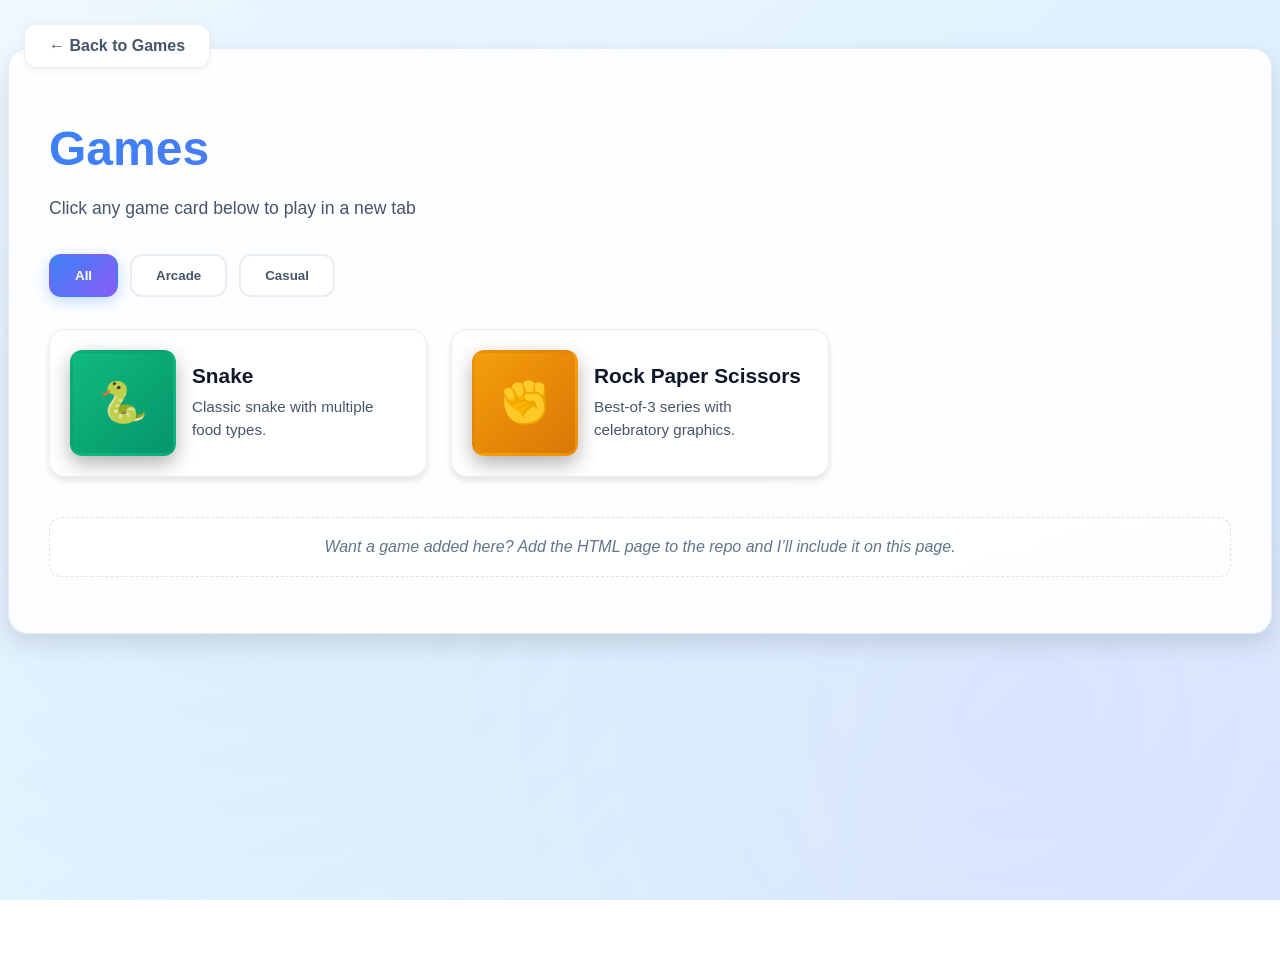
<file: games.html>
<!doctype html>
<html lang="en">
  <head>
    <meta charset="utf-8">
    <meta name="viewport" content="width=device-width, initial-scale=1">
    <title>Games</title>
    <link rel="stylesheet" href="assets/css/style.css">
    <link rel="stylesheet" href="assets/css/games.css">
  </head>
  <body>
    <a href="games.html" id="home-button">← Back to Games</a>
    <main class="games-container">
      <h1>Games</h1>
      <p class="lead">Click any game card below to play in a new tab</p>

      <div class="tabs" role="tablist" aria-label="Game categories">
        <button class="tab active" data-filter="all">All</button>
        <button class="tab" data-filter="arcade">Arcade</button>
        <button class="tab" data-filter="casual">Casual</button>
      </div>

      <div class="games-grid">
        <a class="game-card" href="snake.html" target="_blank" data-category="arcade">
          <div class="thumb snake-thumb"></div>
          <div class="meta"><h3>Snake</h3><p>Classic snake with multiple food types.</p></div>
        </a>

        <a class="game-card" href="rps.html" target="_blank" data-category="casual">
          <div class="thumb rps-thumb"></div>
          <div class="meta"><h3>Rock Paper Scissors</h3><p>Best-of-3 series with celebratory graphics.</p></div>
        </a>

      </div>

      <p class="note">Want a game added here? Add the HTML page to the repo and I’ll include it on this page.</p>
    </main>

    <script src="assets/js/games.js"></script>
  </body>
</html>
</file>
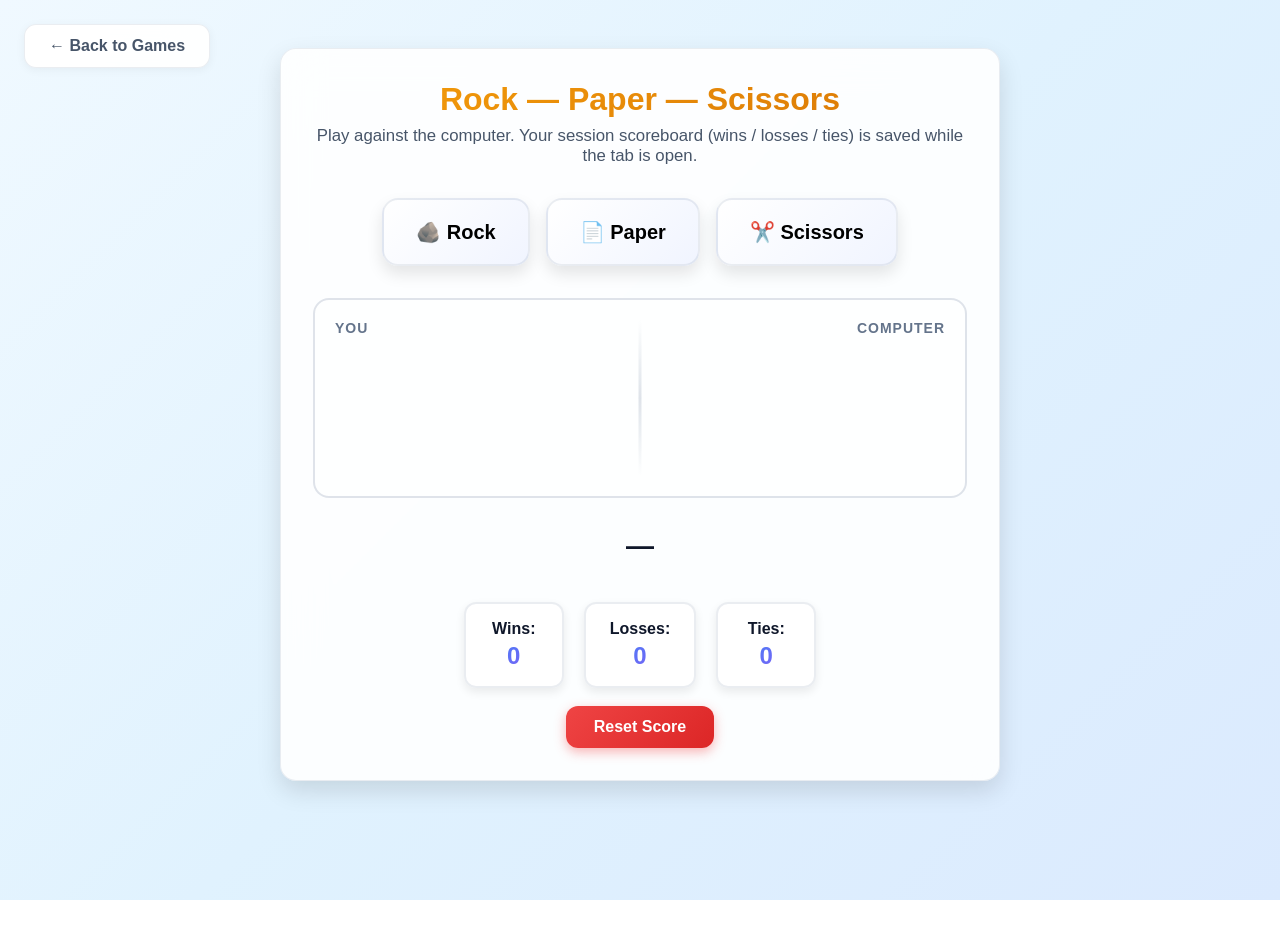
<file: rps.html>
<!doctype html>
<html lang="en">
  <head>
    <meta charset="utf-8">
    <meta name="viewport" content="width=device-width, initial-scale=1">
    <title>Rock Paper Scissors</title>
  <link rel="stylesheet" href="assets/css/style.css">
  <link rel="stylesheet" href="assets/css/rps.css">
    <style>
      /* Page theme adjusted to match portfolio light theme */
      *{box-sizing:border-box;margin:0;padding:0}
      body{
        font-family:-apple-system,BlinkMacSystemFont,'Segoe UI',sans-serif;
        background: linear-gradient(135deg, #f0f9ff 0%, #e0f2fe 50%, #dbeafe 100%);
        background-attachment: fixed;
        color:#0f172a;
        min-height:100vh;
      }
      .rps-container{
        max-width:720px;
        margin:48px auto;
        padding:32px;
        background:rgba(255, 255, 255, 0.9);
        backdrop-filter: blur(20px);
        border-radius:16px;
        box-shadow:0 10px 25px rgba(0, 0, 0, 0.12);
        border: 1px solid rgba(148, 163, 184, 0.2);
        color:#0f172a;
      }
      .rps-container h1{
        background: linear-gradient(135deg, #f59e0b, #d97706);
        -webkit-background-clip: text;
        -webkit-text-fill-color: transparent;
        background-clip: text;
        font-weight: 800;
        margin-bottom: 8px;
      }
      .rps-container p{
        color: #475569;
        font-size: 1.05rem;
      }
      .rps-buttons{display:flex;gap:16px;justify-content:center;margin:32px 0;flex-wrap:wrap}
      .rps-buttons button{
        padding:20px 32px;
        font-size:20px;
        cursor:pointer;
        border-radius:16px;
        font-weight:700;
        transition: all 0.3s cubic-bezier(0.4, 0, 0.2, 1);
        position: relative;
        overflow: hidden;
      }
      .rps-buttons button::before{
        content: '';
        position: absolute;
        top: 50%;
        left: 50%;
        width: 0;
        height: 0;
        border-radius: 50%;
        background: rgba(255, 255, 255, 0.3);
        transform: translate(-50%, -50%);
        transition: width 0.6s, height 0.6s;
      }
      .rps-buttons button:hover::before{
        width: 300px;
        height: 300px;
      }
      .scoreboard{
        display:flex;
        gap:20px;
        justify-content:center;
        margin-top:32px;
        flex-wrap:wrap;
      }
      .scorebox{
        padding:16px 24px;
        border-radius:12px;
        background:rgba(255, 255, 255, 0.9);
        border: 2px solid rgba(148, 163, 184, 0.2);
        text-align:center;
        color:#0f172a;
        font-weight: 700;
        box-shadow: 0 4px 10px rgba(0, 0, 0, 0.08);
        transition: all 0.3s ease;
        min-width: 100px;
      }
      .scorebox:hover{
        transform: translateY(-2px);
        box-shadow: 0 6px 15px rgba(0, 0, 0, 0.12);
      }
      .scorebox span{
        display: block;
        font-size: 24px;
        margin-top: 4px;
        background: linear-gradient(135deg, #3b82f6, #8b5cf6);
        -webkit-background-clip: text;
        -webkit-text-fill-color: transparent;
        background-clip: text;
      }
      .result{
        margin-top:24px;
        text-align:center;
        font-size:28px;
        font-weight:800;
        min-height: 40px;
        transition: all 0.3s ease;
      }

      /* Battle Arena */
      .battle-arena{
        margin: 32px auto;
        padding: 40px 20px;
        background: rgba(255, 255, 255, 0.6);
        border-radius: 16px;
        border: 2px solid rgba(148, 163, 184, 0.3);
        min-height: 200px;
        display: flex;
        align-items: center;
        justify-content: center;
        gap: 60px;
        position: relative;
        overflow: hidden;
      }

      .battle-arena::before{
        content: '';
        position: absolute;
        top: 50%;
        left: 50%;
        transform: translate(-50%, -50%);
        width: 3px;
        height: 80%;
        background: linear-gradient(180deg, transparent, rgba(148, 163, 184, 0.3), transparent);
      }

      .choice-icon{
        font-size: 80px;
        opacity: 0;
        transform: scale(0.5);
        transition: all 0.5s cubic-bezier(0.4, 0, 0.2, 1);
        filter: drop-shadow(0 4px 12px rgba(0, 0, 0, 0.15));
      }

      .choice-icon.player{
        animation: slideInLeft 0.6s cubic-bezier(0.4, 0, 0.2, 1) forwards;
      }

      .choice-icon.computer{
        animation: slideInRight 0.6s cubic-bezier(0.4, 0, 0.2, 1) forwards;
      }

      .choice-icon.winner{
        animation: winPulse 0.8s ease-in-out forwards;
        filter: drop-shadow(0 0 20px rgba(16, 185, 129, 0.6));
      }

      .choice-icon.loser{
        animation: loseFade 0.8s ease-in-out forwards;
        filter: grayscale(100%) opacity(0.4);
      }

      @keyframes slideInLeft {
        0% {
          opacity: 0;
          transform: translateX(-200px) scale(0.5) rotate(-180deg);
        }
        100% {
          opacity: 1;
          transform: translateX(0) scale(1) rotate(0deg);
        }
      }

      @keyframes slideInRight {
        0% {
          opacity: 0;
          transform: translateX(200px) scale(0.5) rotate(180deg);
        }
        100% {
          opacity: 1;
          transform: translateX(0) scale(1) rotate(0deg);
        }
      }

      @keyframes winPulse {
        0%, 100% {
          transform: scale(1);
        }
        25% {
          transform: scale(1.3) rotate(10deg);
        }
        50% {
          transform: scale(1.15) rotate(-10deg);
        }
        75% {
          transform: scale(1.3) rotate(5deg);
        }
      }

      @keyframes loseFade {
        0% {
          transform: scale(1);
          opacity: 1;
        }
        100% {
          transform: scale(0.7) translateY(20px);
          opacity: 0.3;
        }
      }

      .vs-text{
        position: absolute;
        top: 50%;
        left: 50%;
        transform: translate(-50%, -50%);
        font-size: 24px;
        font-weight: 800;
        color: #64748b;
        opacity: 0;
        z-index: 10;
      }

      .vs-text.show{
        animation: vsAppear 0.4s ease forwards 0.5s;
      }

      @keyframes vsAppear {
        0% {
          opacity: 0;
          transform: translate(-50%, -50%) scale(0);
        }
        50% {
          transform: translate(-50%, -50%) scale(1.2);
        }
        100% {
          opacity: 1;
          transform: translate(-50%, -50%) scale(1);
        }
      }

      .player-label, .computer-label{
        position: absolute;
        font-size: 14px;
        font-weight: 700;
        color: #64748b;
        text-transform: uppercase;
        letter-spacing: 1px;
      }

      .player-label{
        left: 20px;
        top: 20px;
      }

      .computer-label{
        right: 20px;
        top: 20px;
      }
      #resetScore{
        padding:12px 28px;
        background:linear-gradient(135deg,#ef4444,#dc2626);
        color:#fff;
        border:none;
        border-radius:12px;
        cursor:pointer;
        font-weight:700;
        font-size: 16px;
        transition: all 0.3s ease;
        box-shadow: 0 4px 12px rgba(239, 68, 68, 0.4);
        position: relative;
        overflow: hidden;
      }
      #resetScore::before{
        content: '';
        position: absolute;
        top: 50%;
        left: 50%;
        width: 0;
        height: 0;
        border-radius: 50%;
        background: rgba(255, 255, 255, 0.3);
        transform: translate(-50%, -50%);
        transition: width 0.6s, height 0.6s;
      }
      #resetScore:hover::before{
        width: 300px;
        height: 300px;
      }
      #resetScore:hover{
        transform: translateY(-3px) scale(1.05);
        box-shadow: 0 8px 20px rgba(239, 68, 68, 0.5);
      }
      #resetScore:active{
        transform: translateY(-1px) scale(1.02);
      }

      /* home button */
      #home-button{
        position:fixed;
        top:24px;
        left:24px;
        z-index:1000;
        padding:12px 24px;
        background:rgba(255, 255, 255, 0.95);
        backdrop-filter:blur(20px);
        border:1px solid rgba(148, 163, 184, 0.2);
        border-radius:12px;
        color:#475569;
        text-decoration:none;
        font-weight:600;
        transition:all 0.3s ease;
        box-shadow:0 2px 10px rgba(0, 0, 0, 0.05);
      }
      #home-button:hover{
        background:rgba(255, 255, 255, 1);
        border-color:rgba(245, 158, 11, 0.5);
        transform:translateX(-4px);
        box-shadow:0 4px 15px rgba(245, 158, 11, 0.2);
        color:#f59e0b;
      }
    </style>
  </head>
  <body>
    <a href="games.html" id="home-button">← Back to Games</a>
  <main class="rps-container">
      <h1 style="text-align:center">Rock — Paper — Scissors</h1>
      <p style="text-align:center">Play against the computer. Your session scoreboard (wins / losses / ties) is saved while the tab is open.</p>

      <div class="rps-buttons" role="group" aria-label="Rock Paper Scissors choices">
        <button id="btn-rock" data-choice="rock">🪨 Rock</button>
        <button id="btn-paper" data-choice="paper">📄 Paper</button>
        <button id="btn-scissors" data-choice="scissors">✂️ Scissors</button>
      </div>

      <div class="battle-arena" id="battleArena">
        <span class="player-label">You</span>
        <span class="computer-label">Computer</span>
        <div class="choice-icon player" id="playerIcon"></div>
        <div class="vs-text" id="vsText">VS</div>
        <div class="choice-icon computer" id="computerIcon"></div>
      </div>

      <div class="result" id="result">—</div>

      <div class="scoreboard" aria-live="polite">
        <div class="scorebox">Wins: <span id="wins">0</span></div>
        <div class="scorebox">Losses: <span id="losses">0</span></div>
        <div class="scorebox">Ties: <span id="ties">0</span></div>
      </div>

      <div style="text-align:center;margin-top:18px">
        <button id="resetScore">Reset Score</button>
      </div>
    </main>

    <script src="assets/js/rps.js"></script>
  </body>
</html>
</file>
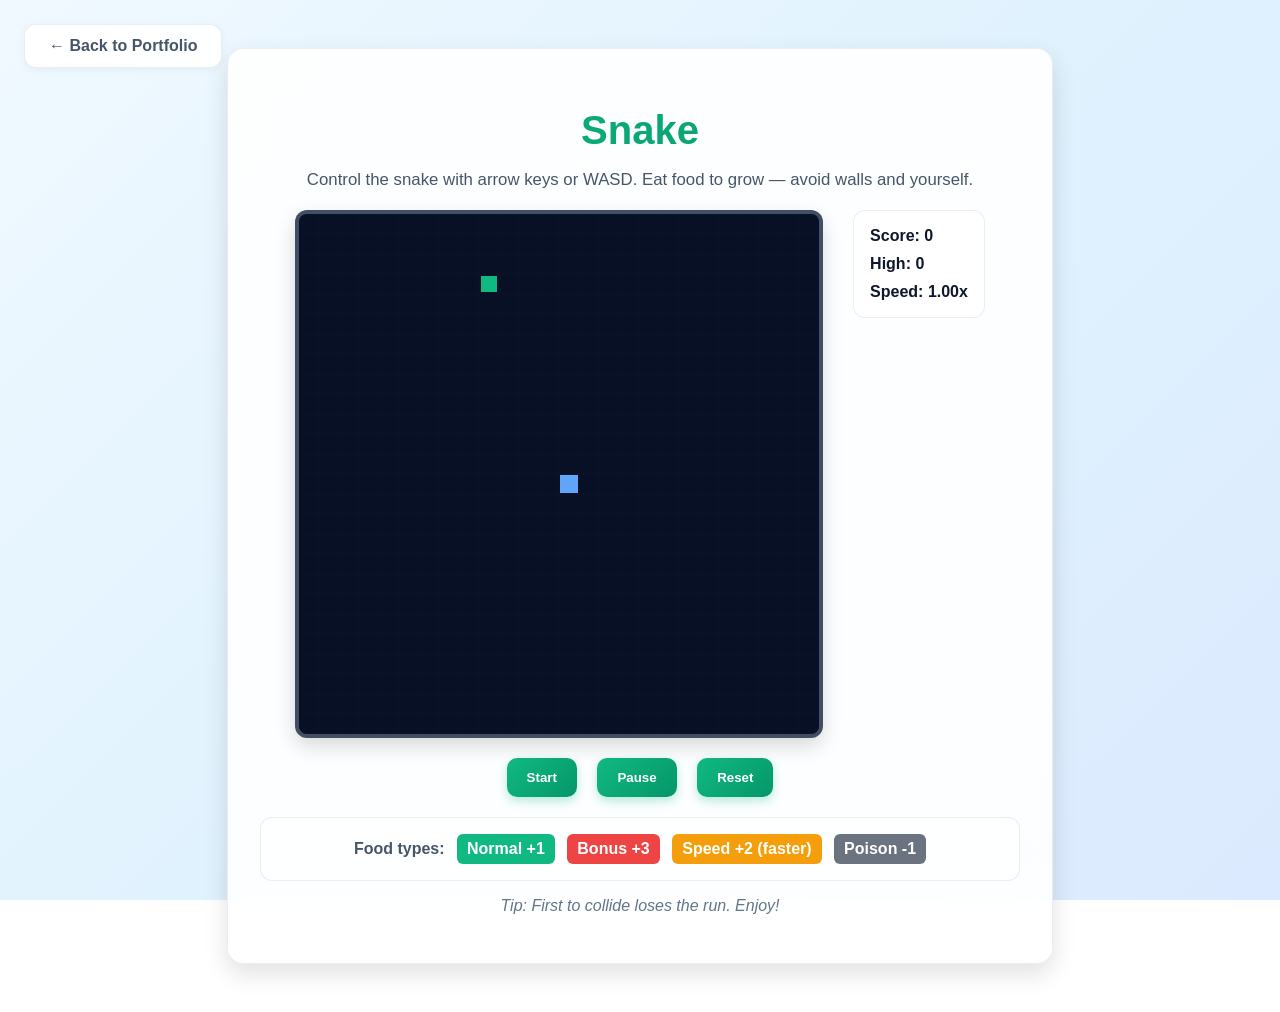
<file: snake.html>
<!doctype html>
<html lang="en">
  <head>
    <meta charset="utf-8">
    <meta name="viewport" content="width=device-width, initial-scale=1">
    <title>Snake — Play</title>
    <link rel="stylesheet" href="assets/css/style.css">
    <link rel="stylesheet" href="assets/css/snake.css">
  </head>
  <body>
    <a href="index.html" id="home-button">← Back to Portfolio</a>

    <main class="snake-container">
      <h1>Snake</h1>
      <p class="lead">Control the snake with arrow keys or WASD. Eat food to grow — avoid walls and yourself.</p>

      <div class="game-area">
        <canvas id="snakeCanvas" width="520" height="520" aria-label="Snake game canvas"></canvas>
        <div class="hud">
          <div>Score: <span id="score">0</span></div>
          <div>High: <span id="highscore">0</span></div>
          <div>Speed: <span id="speedDisp">1.0x</span></div>
        </div>
      </div>

      <div class="controls">
        <button id="startBtn">Start</button>
        <button id="pauseBtn">Pause</button>
        <button id="resetBtn">Reset</button>
      </div>

      <div class="legend">
        <strong>Food types:</strong>
        <span class="food normal">Normal +1</span>
        <span class="food bonus">Bonus +3</span>
        <span class="food speed">Speed +2 (faster)</span>
        <span class="food poison">Poison -1</span>
      </div>

      <p class="note">Tip: First to collide loses the run. Enjoy!</p>
    </main>

    <script src="assets/js/snake.js"></script>
  </body>
</html>
</file>
<file: assets/css/style.css>
/*--------------------------------------------------------------
# General
--------------------------------------------------------------*/
body {
  font-family: "Open Sans", sans-serif;
  color: #272829;
}

a {
  color: #0563bb;
  text-decoration: none;
}

a:hover {
  color: #067ded;
  text-decoration: none;
}

h1,
h2,
h3,
h4,
h5,
h6 {
  font-family: "Raleway", sans-serif;
}

/*--------------------------------------------------------------
# Back to top button
--------------------------------------------------------------*/
.back-to-top {
  position: fixed;
  visibility: hidden;
  opacity: 0;
  right: 15px;
  bottom: 15px;
  z-index: 996;
  background: #0563bb;
  width: 40px;
  height: 40px;
  border-radius: 50px;
  transition: all 0.4s;
}

.back-to-top i {
  font-size: 28px;
  color: #fff;
  line-height: 0;
}

.back-to-top:hover {
  background: #0678e3;
  color: #fff;
}

.back-to-top.active {
  visibility: visible;
  opacity: 1;
}

/*--------------------------------------------------------------
# Preloader
--------------------------------------------------------------*/
#preloader {
  position: fixed;
  top: 0;
  left: 0;
  right: 0;
  bottom: 0;
  z-index: 9999;
  overflow: hidden;
  background: #fff;
}

#preloader:before {
  content: "";
  position: fixed;
  top: calc(50% - 30px);
  left: calc(50% - 30px);
  border: 6px solid #0563bb;
  border-top-color: #fff;
  border-bottom-color: #fff;
  border-radius: 50%;
  width: 60px;
  height: 60px;
  animation: animate-preloader 1s linear infinite;
}

@keyframes animate-preloader {
  0% {
    transform: rotate(0deg);
  }

  100% {
    transform: rotate(360deg);
  }
}

/*--------------------------------------------------------------
# Disable aos animation delay on mobile devices
--------------------------------------------------------------*/
@media screen and (max-width: 768px) {
  [data-aos-delay] {
    transition-delay: 0 !important;
  }
}

/*--------------------------------------------------------------
# Header
--------------------------------------------------------------*/
#header {
  position: fixed;
  top: 0;
  left: 0;
  bottom: 0;
  z-index: 9997;
  transition: all 0.5s;
  padding: 15px;
  overflow-y: auto;
}

@media (max-width: 991px) {
  #header {
    width: 300px;
    background: #fff;
    border-right: 1px solid #e6e9ec;
    left: -300px;
  }
}

@media (min-width: 991px) {
  #main {
    margin-left: 100px;
  }
}

/*--------------------------------------------------------------
# Navigation Menu
--------------------------------------------------------------*/
/**
* Desktop Navigation 
*/
.nav-menu {
  padding: 0;
  display: block;
}

.nav-menu * {
  margin: 0;
  padding: 0;
  list-style: none;
}

.nav-menu>ul>li {
  position: relative;
  white-space: nowrap;
}

.nav-menu a,
.nav-menu a:focus {
  display: flex;
  align-items: center;
  color: #45505b;
  padding: 10px 18px;
  margin-bottom: 8px;
  transition: 0.3s;
  font-size: 15px;
  border-radius: 50px;
  background: #f2f3f5;
  height: 56px;
  width: 100%;
  overflow: hidden;
  transition: 0.3s;
}

.nav-menu a i,
.nav-menu a:focus i {
  font-size: 20px;
}

.nav-menu a span,
.nav-menu a:focus span {
  padding: 0 5px 0 7px;
  color: #45505b;
}

@media (min-width: 992px) {

  .nav-menu a,
  .nav-menu a:focus {
    width: 56px;
  }

  .nav-menu a span,
  .nav-menu a:focus span {
    display: none;
    color: #fff;
  }
}

.nav-menu a:hover,
.nav-menu .active,
.nav-menu .active:focus,
.nav-menu li:hover>a {
  color: #fff;
  background: #0563bb;
}

.nav-menu a:hover span,
.nav-menu .active span,
.nav-menu .active:focus span,
.nav-menu li:hover>a span {
  color: #fff;
}

.nav-menu a:hover,
.nav-menu li:hover>a {
  width: 100%;
  color: #fff;
}

.nav-menu a:hover span,
.nav-menu li:hover>a span {
  display: block;
}

/**
* Mobile Navigation 
*/
.mobile-nav-toggle {
  position: fixed;
  right: 10px;
  top: 10px;
  z-index: 9998;
  border: 0;
  background: none;
  font-size: 28px;
  transition: all 0.4s;
  outline: none !important;
  line-height: 0;
  cursor: pointer;
  border-radius: 50px;
  padding: 5px;
}

.mobile-nav-toggle i {
  color: #45505b;
}

.mobile-nav-active {
  overflow: hidden;
}

.mobile-nav-active #header {
  left: 0;
}

.mobile-nav-active .mobile-nav-toggle {
  color: #fff;
  background-color: #0563bb;
}

/*--------------------------------------------------------------
# Hero Section
--------------------------------------------------------------*/
#hero {
  width: 100%;
  height: 100vh;
  background: url("../img/me.jpg") top right no-repeat;
  background-size: cover;
  position: relative;
}

@media (min-width: 992px) {
  #hero {
    padding-left: 160px;
  }
}

#hero:before {
  content: "";
  background: rgba(255, 255, 255, 0.8);
  position: absolute;
  bottom: 0;
  top: 0;
  left: 0;
  right: 0;
}

#hero h1 {
  margin: 0;
  font-size: 64px;
  font-weight: 700;
  line-height: 56px;
  color: #45505b;
}

#hero p {
  color: #45505b;
  margin: 15px 0 0 0;
  font-size: 26px;
  font-family: "Poppins", sans-serif;
}

#hero p span {
  color: #0563bb;
  letter-spacing: 1px;
}

#hero .social-links {
  margin-top: 30px;
}

#hero .social-links a {
  font-size: 24px;
  display: inline-block;
  color: #45505b;
  line-height: 1;
  margin-right: 20px;
  transition: 0.3s;
}

#hero .social-links a:hover {
  color: #0563bb;
}

@media (max-width: 992px) {
  #hero {
    text-align: center;
  }

  #hero h1 {
    font-size: 32px;
    line-height: 36px;
  }

  #hero p {
    margin-top: 10px;
    font-size: 20px;
    line-height: 24px;
  }
}

/*--------------------------------------------------------------
# Sections General
--------------------------------------------------------------*/
section {
  padding: 60px 0;
  overflow: hidden;
}

.section-title {
  text-align: center;
  padding-bottom: 30px;
}

.section-title h2 {
  font-size: 32px;
  font-weight: bold;
  text-transform: uppercase;
  margin-bottom: 20px;
  padding-bottom: 20px;
  position: relative;
  color: #45505b;
}

.section-title h2::before {
  content: "";
  position: absolute;
  display: block;
  width: 120px;
  height: 1px;
  background: #ddd;
  bottom: 1px;
  left: calc(50% - 60px);
}

.section-title h2::after {
  content: "";
  position: absolute;
  display: block;
  width: 40px;
  height: 3px;
  background: #0563bb;
  bottom: 0;
  left: calc(50% - 20px);
}

.section-title p {
  margin-bottom: 0;
}

/*--------------------------------------------------------------
# About
--------------------------------------------------------------*/
.about .content h3 {
  font-weight: 700;
  font-size: 26px;
  color: #728394;
}

.about .content ul {
  list-style: none;
  padding: 0;
}

.about .content ul li {
  margin-bottom: 20px;
  display: flex;
  align-items: center;
}

.about .content ul strong {
  margin-right: 10px;
}

.about .content ul i {
  font-size: 16px;
  margin-right: 5px;
  color: #0563bb;
  line-height: 0;
}

.about .content p:last-child {
  margin-bottom: 0;
}

/*--------------------------------------------------------------
# Facts
--------------------------------------------------------------*/
.facts .count-box {
  padding: 30px 30px 25px 30px;
  margin-top: 30px;
  width: 100%;
  position: relative;
  text-align: center;
  background: #fff;
}

.facts .count-box i {
  position: absolute;
  top: -25px;
  left: 50%;
  transform: translateX(-50%);
  font-size: 24px;
  background: #0563bb;
  color: #fff;
  border-radius: 50px;
  display: inline-flex;
  align-items: center;
  justify-content: center;
  width: 48px;
  height: 48px;
}

.facts .count-box span {
  font-size: 36px;
  display: block;
  font-weight: 600;
  color: #011426;
}

.facts .count-box p {
  padding: 0;
  margin: 0;
  font-family: "Raleway", sans-serif;
  font-size: 14px;
}

/*--------------------------------------------------------------
# Akills
--------------------------------------------------------------*/
.skills .progress {
  height: 60px;
  display: block;
  background: none;
  border-radius: 0;
}

.skills .progress .skill {
  padding: 10px 0;
  margin: 0;
  text-transform: uppercase;
  display: block;
  font-weight: 600;
  font-family: "Poppins", sans-serif;
  color: #45505b;
}

.skills .progress .skill .val {
  float: right;
  font-style: normal;
}

.skills .progress-bar-wrap {
  background: #f2f3f5;
}

.skills .progress-bar {
  width: 1px;
  height: 10px;
  transition: 0.9s;
  background-color: #0563bb;
}

/*--------------------------------------------------------------
# Resume
--------------------------------------------------------------*/
.resume .resume-title {
  font-size: 26px;
  font-weight: 700;
  margin-top: 20px;
  margin-bottom: 20px;
  color: #45505b;
}

.resume .resume-item {
  padding: 0 0 20px 20px;
  margin-top: -2px;
  border-left: 2px solid #0563bb;
  position: relative;
}

.resume .resume-item h4 {
  line-height: 18px;
  font-size: 18px;
  font-weight: 600;
  text-transform: uppercase;
  font-family: "Poppins", sans-serif;
  color: #0563bb;
  margin-bottom: 10px;
}

.resume .resume-item h5 {
  font-size: 16px;
  background: #f7f8f9;
  padding: 5px 15px;
  display: inline-block;
  font-weight: 600;
  margin-bottom: 10px;
}

.resume .resume-item ul {
  padding-left: 20px;
}

.resume .resume-item ul li {
  padding-bottom: 10px;
}

.resume .resume-item:last-child {
  padding-bottom: 0;
}

.resume .resume-item::before {
  content: "";
  position: absolute;
  width: 16px;
  height: 16px;
  border-radius: 50px;
  left: -9px;
  top: 0;
  background: #fff;
  border: 2px solid #0563bb;
}

/*--------------------------------------------------------------
# Portfolio
--------------------------------------------------------------*/
.portfolio .portfolio-item {
  margin-bottom: 30px;
}

.portfolio #portfolio-flters {
  padding: 0;
  margin: 0 auto 25px auto;
  list-style: none;
  text-align: center;
  background: #fff;
  border-radius: 50px;
  padding: 2px 15px;
}

.portfolio #portfolio-flters li {
  cursor: pointer;
  display: inline-block;
  padding: 10px 15px;
  font-size: 14px;
  font-weight: 600;
  line-height: 1;
  text-transform: uppercase;
  color: #272829;
  margin-bottom: 5px;
  transition: all 0.3s ease-in-out;
}

.portfolio #portfolio-flters li:hover,
.portfolio #portfolio-flters li.filter-active {
  color: #0563bb;
}

.portfolio #portfolio-flters li:last-child {
  margin-right: 0;
}

.portfolio .portfolio-wrap {
  transition: 0.3s;
  position: relative;
  overflow: hidden;
  z-index: 1;
  background: rgba(69, 80, 91, 0.8);
}

.portfolio .portfolio-wrap::before {
  content: "";
  background: rgba(255, 255, 255, 0.7);
  position: absolute;
  left: 30px;
  right: 30px;
  top: 30px;
  bottom: 30px;
  transition: all ease-in-out 0.3s;
  z-index: 2;
  opacity: 0;
}

.portfolio .portfolio-wrap .portfolio-info {
  opacity: 0;
  position: absolute;
  top: 0;
  left: 0;
  right: 0;
  bottom: 0;
  text-align: center;
  z-index: 3;
  transition: all ease-in-out 0.3s;
  display: flex;
  flex-direction: column;
  justify-content: center;
  align-items: center;
}

.portfolio .portfolio-wrap .portfolio-info::before {
  display: block;
  content: "";
  width: 48px;
  height: 48px;
  position: absolute;
  top: 35px;
  left: 35px;
  border-top: 3px solid #d7dce1;
  border-left: 3px solid #d7dce1;
  transition: all 0.5s ease 0s;
  z-index: 9994;
}

.portfolio .portfolio-wrap .portfolio-info::after {
  display: block;
  content: "";
  width: 48px;
  height: 48px;
  position: absolute;
  bottom: 35px;
  right: 35px;
  border-bottom: 3px solid #d7dce1;
  border-right: 3px solid #d7dce1;
  transition: all 0.5s ease 0s;
  z-index: 9994;
}

.portfolio .portfolio-wrap .portfolio-info h4 {
  font-size: 20px;
  color: #45505b;
  font-weight: 600;
}

.portfolio .portfolio-wrap .portfolio-info p {
  color: #45505b;
  font-size: 14px;
  text-transform: uppercase;
  padding: 0;
  margin: 0;
}

.portfolio .portfolio-wrap .portfolio-links {
  text-align: center;
  z-index: 4;
}

.portfolio .portfolio-wrap .portfolio-links a {
  color: #45505b;
  margin: 0 2px;
  font-size: 28px;
  display: inline-block;
  transition: 0.3s;
}

.portfolio .portfolio-wrap .portfolio-links a:hover {
  color: #148af9;
}

.portfolio .portfolio-wrap:hover::before {
  top: 0;
  left: 0;
  right: 0;
  bottom: 0;
  opacity: 1;
}

.portfolio .portfolio-wrap:hover .portfolio-info {
  opacity: 1;
}

.portfolio .portfolio-wrap:hover .portfolio-info::before {
  top: 15px;
  left: 15px;
}

.portfolio .portfolio-wrap:hover .portfolio-info::after {
  bottom: 15px;
  right: 15px;
}

/*--------------------------------------------------------------
# Portfolio Details
--------------------------------------------------------------*/
.portfolio-details {
  padding-top: 40px;
}

.portfolio-details .portfolio-details-slider img {
  width: 100%;
}

.portfolio-details .portfolio-details-slider .swiper-pagination {
  margin-top: 20px;
  position: relative;
}

.portfolio-details .portfolio-details-slider .swiper-pagination .swiper-pagination-bullet {
  width: 12px;
  height: 12px;
  background-color: #fff;
  opacity: 1;
  border: 1px solid #0563bb;
}

.portfolio-details .portfolio-details-slider .swiper-pagination .swiper-pagination-bullet-active {
  background-color: #0563bb;
}

.portfolio-details .portfolio-info {
  padding: 30px;
  box-shadow: 0px 0 30px rgba(69, 80, 91, 0.08);
}

.portfolio-details .portfolio-info h3 {
  font-size: 22px;
  font-weight: 700;
  margin-bottom: 20px;
  padding-bottom: 20px;
  border-bottom: 1px solid #eee;
}

.portfolio-details .portfolio-info ul {
  list-style: none;
  padding: 0;
  font-size: 15px;
}

.portfolio-details .portfolio-info ul li+li {
  margin-top: 10px;
}

.portfolio-details .portfolio-description {
  padding-top: 30px;
}

.portfolio-details .portfolio-description h2 {
  font-size: 26px;
  font-weight: 700;
  margin-bottom: 20px;
}

.portfolio-details .portfolio-description p {
  padding: 0;
}

/*--------------------------------------------------------------
# Services
--------------------------------------------------------------*/
.services .icon-box {
  text-align: center;
  padding: 70px 20px 80px 20px;
  transition: all ease-in-out 0.3s;
  background: #fff;
  box-shadow: 0px 5px 90px 0px rgba(110, 123, 131, 0.05);
}

.services .icon-box .icon {
  margin: 0 auto;
  width: 100px;
  height: 100px;
  display: flex;
  align-items: center;
  justify-content: center;
  transition: ease-in-out 0.3s;
  position: relative;
}

.services .icon-box .icon i {
  font-size: 36px;
  transition: 0.5s;
  position: relative;
}

.services .icon-box .icon svg {
  position: absolute;
  top: 0;
  left: 0;
}

.services .icon-box .icon svg path {
  transition: 0.5s;
  fill: #f5f5f5;
}

.services .icon-box h4 {
  font-weight: 600;
  margin: 10px 0 15px 0;
  font-size: 22px;
}

.services .icon-box h4 a {
  color: #45505b;
  transition: ease-in-out 0.3s;
}

.services .icon-box p {
  line-height: 24px;
  font-size: 14px;
  margin-bottom: 0;
}

.services .icon-box:hover {
  border-color: #fff;
  box-shadow: 0px 0 35px 0 rgba(0, 0, 0, 0.08);
}

.services .iconbox-blue i {
  color: #47aeff;
}

.services .iconbox-blue:hover .icon i {
  color: #fff;
}

.services .iconbox-blue:hover .icon path {
  fill: #47aeff;
}

.services .iconbox-orange i {
  color: #ffa76e;
}

.services .iconbox-orange:hover .icon i {
  color: #fff;
}

.services .iconbox-orange:hover .icon path {
  fill: #ffa76e;
}

.services .iconbox-pink i {
  color: #e80368;
}

.services .iconbox-pink:hover .icon i {
  color: #fff;
}

.services .iconbox-pink:hover .icon path {
  fill: #e80368;
}

.services .iconbox-yellow i {
  color: #ffbb2c;
}

.services .iconbox-yellow:hover .icon i {
  color: #fff;
}

.services .iconbox-yellow:hover .icon path {
  fill: #ffbb2c;
}

.services .iconbox-red i {
  color: #ff5828;
}

.services .iconbox-red:hover .icon i {
  color: #fff;
}

.services .iconbox-red:hover .icon path {
  fill: #ff5828;
}

.services .iconbox-teal i {
  color: #11dbcf;
}

.services .iconbox-teal:hover .icon i {
  color: #fff;
}

.services .iconbox-teal:hover .icon path {
  fill: #11dbcf;
}

/*--------------------------------------------------------------
# Testimonials
--------------------------------------------------------------*/
.testimonials .section-header {
  margin-bottom: 40px;
}

.testimonials .testimonials-carousel,
.testimonials .testimonials-slider {
  overflow: hidden;
}

.testimonials .testimonial-item {
  text-align: center;
}

.testimonials .testimonial-item .testimonial-img {
  width: 120px;
  border-radius: 50%;
  border: 4px solid #fff;
  margin: 0 auto;
}

.testimonials .testimonial-item h3 {
  font-size: 20px;
  font-weight: bold;
  margin: 10px 0 5px 0;
  color: #111;
}

.testimonials .testimonial-item h4 {
  font-size: 14px;
  color: #999;
  margin: 0 0 15px 0;
}

.testimonials .testimonial-item .quote-icon-left,
.testimonials .testimonial-item .quote-icon-right {
  color: #90c8fc;
  font-size: 26px;
}

.testimonials .testimonial-item .quote-icon-left {
  display: inline-block;
  left: -5px;
  position: relative;
}

.testimonials .testimonial-item .quote-icon-right {
  display: inline-block;
  right: -5px;
  position: relative;
  top: 10px;
}

.testimonials .testimonial-item p {
  font-style: italic;
  margin: 0 auto 15px auto;
}

.testimonials .swiper-pagination {
  margin-top: 20px;
  position: relative;
}

.testimonials .swiper-pagination .swiper-pagination-bullet {
  width: 12px;
  height: 12px;
  background-color: #fff;
  opacity: 1;
  border: 1px solid #0563bb;
}

.testimonials .swiper-pagination .swiper-pagination-bullet-active {
  background-color: #0563bb;
}

@media (min-width: 992px) {
  .testimonials .testimonial-item p {
    width: 80%;
  }
}

@keyframes animate-loading {
  0% {
    transform: rotate(0deg);
  }

  100% {
    transform: rotate(360deg);
  }
}

/*--------------------------------------------------------------
# Footer
--------------------------------------------------------------*/
#footer {
  background: #f7f8f9;
  color: #45505b;
  font-size: 14px;
  text-align: center;
  padding: 30px 0;
}

#footer h3 {
  font-size: 36px;
  font-weight: 700;
  position: relative;
  font-family: "Poppins", sans-serif;
  padding: 0;
  margin: 0 0 15px 0;
}

#footer p {
  font-size: 15;
  font-style: italic;
  padding: 0;
  margin: 0 0 40px 0;
}

#footer .social-links {
  margin: 0 0 40px 0;
}

#footer .social-links a {
  font-size: 18px;
  display: inline-block;
  background: #0563bb;
  color: #fff;
  line-height: 1;
  padding: 8px 0;
  margin-right: 4px;
  border-radius: 50%;
  text-align: center;
  width: 36px;
  height: 36px;
  transition: 0.3s;
}

#footer .social-links a:hover {
  background: #0678e3;
  color: #fff;
  text-decoration: none;
}

#footer .copyright {
  margin: 0 0 5px 0;
}

#footer .credits {
  font-size: 13px;
}
</file>
<file: assets/css/games.css>
/* Games listing styles */
body {
  background: linear-gradient(135deg, #f0f9ff 0%, #e0f2fe 50%, #dbeafe 100%);
  background-attachment: fixed;
  color: #0f172a;
  font-family: -apple-system, BlinkMacSystemFont, 'Segoe UI', sans-serif;
  min-height: 100vh;
  position: relative;
  overflow-x: hidden;
}

body::before {
  content: '';
  position: fixed;
  top: 0;
  left: 0;
  width: 100%;
  height: 100%;
  background: radial-gradient(circle at 20% 50%, rgba(59, 130, 246, 0.05) 0%, transparent 50%),
              radial-gradient(circle at 80% 80%, rgba(139, 92, 246, 0.05) 0%, transparent 50%);
  pointer-events: none;
  z-index: 0;
}

.games-container {
  max-width: 1200px;
  margin: 48px auto;
  padding: 40px;
  background: rgba(255, 255, 255, 0.9);
  backdrop-filter: blur(20px);
  border-radius: 20px;
  box-shadow: 0 10px 25px rgba(0, 0, 0, 0.12);
  border: 1px solid rgba(148, 163, 184, 0.2);
  position: relative;
  z-index: 1;
}

.games-container h1 {
  margin-bottom: 12px;
  font-size: 3rem;
  font-weight: 800;
  background: linear-gradient(135deg, #3b82f6, #8b5cf6);
  -webkit-background-clip: text;
  -webkit-text-fill-color: transparent;
  background-clip: text;
}

.games-container .lead {
  color: #475569;
  margin-bottom: 32px;
  font-size: 1.1rem;
  line-height: 1.6;
}

.tabs {
  display: flex;
  gap: 12px;
  margin-bottom: 32px;
  flex-wrap: wrap;
}

.tab {
  padding: 12px 24px;
  border-radius: 12px;
  border: 2px solid rgba(148, 163, 184, 0.2);
  background: rgba(255, 255, 255, 0.8);
  color: #475569;
  cursor: pointer;
  font-weight: 600;
  transition: all 0.3s ease;
  position: relative;
  overflow: hidden;
}

.tab::before {
  content: '';
  position: absolute;
  top: 0;
  left: 0;
  width: 100%;
  height: 100%;
  background: linear-gradient(135deg, rgba(59, 130, 246, 0.1), rgba(139, 92, 246, 0.1));
  opacity: 0;
  transition: opacity 0.3s ease;
}

.tab:hover::before {
  opacity: 1;
}

.tab:hover {
  transform: translateY(-2px);
  border-color: rgba(59, 130, 246, 0.5);
  color: #3b82f6;
}

.tab.active {
  background: linear-gradient(135deg, #3b82f6, #8b5cf6);
  color: #fff;
  border-color: transparent;
  box-shadow: 0 4px 15px rgba(96, 165, 250, 0.4);
}

.games-grid {
  display: grid;
  grid-template-columns: repeat(auto-fill, minmax(320px, 1fr));
  gap: 24px;
  margin-bottom: 32px;
}

.game-card {
  display: flex;
  gap: 16px;
  align-items: center;
  padding: 20px;
  border-radius: 16px;
  background: rgba(255, 255, 255, 0.9);
  backdrop-filter: blur(10px);
  text-decoration: none;
  color: #0f172a;
  transition: all 0.3s cubic-bezier(0.4, 0, 0.2, 1);
  border: 1px solid rgba(148, 163, 184, 0.2);
  position: relative;
  overflow: hidden;
  box-shadow: 0 4px 6px rgba(0, 0, 0, 0.1);
}

.game-card::before {
  content: '';
  position: absolute;
  top: 0;
  left: 0;
  width: 100%;
  height: 100%;
  background: linear-gradient(135deg, rgba(59, 130, 246, 0.05), rgba(139, 92, 246, 0.05));
  opacity: 0;
  transition: opacity 0.3s ease;
}

.game-card:hover::before {
  opacity: 1;
}

.game-card:hover {
  transform: translateY(-8px) scale(1.02);
  box-shadow: 0 20px 40px rgba(59, 130, 246, 0.15);
  border-color: rgba(59, 130, 246, 0.3);
}

.thumb {
  width: 100px;
  height: 100px;
  border-radius: 12px;
  background: linear-gradient(135deg, #1e293b, #334155);
  box-shadow: 0 8px 20px rgba(0, 0, 0, 0.3);
  display: flex;
  align-items: center;
  justify-content: center;
  font-size: 2.5rem;
  flex-shrink: 0;
  position: relative;
  z-index: 1;
}

.snake-thumb {
  background: linear-gradient(135deg, #10b981, #059669);
  border: 3px solid rgba(16, 185, 129, 0.3);
}

.snake-thumb::before {
  content: '🐍';
}

.rps-thumb {
  background: linear-gradient(135deg, #f59e0b, #d97706);
  border: 3px solid rgba(245, 158, 11, 0.3);
}

.rps-thumb::before {
  content: '✊';
}

.meta {
  flex: 1;
  position: relative;
  z-index: 1;
}

.meta h3 {
  margin: 0 0 8px 0;
  font-size: 1.3rem;
  font-weight: 700;
  color: #0f172a;
}

.meta p {
  margin: 0;
  color: #475569;
  line-height: 1.5;
  font-size: 0.95rem;
}

.note {
  text-align: center;
  color: #64748b;
  font-style: italic;
  margin-top: 40px;
  padding: 20px;
  background: rgba(255, 255, 255, 0.6);
  border-radius: 12px;
  border: 1px dashed rgba(148, 163, 184, 0.3);
}

.game-card.hidden{display:none}

/* modal for embedded game */
.game-modal {
  position: fixed;
  left: 0;
  top: 0;
  width: 100vw;
  height: 100vh;
  display: flex;
  align-items: center;
  justify-content: center;
  background: rgba(0, 0, 0, 0.8);
  backdrop-filter: blur(10px);
  z-index: 10010;
  opacity: 0;
  pointer-events: none;
  transition: opacity 0.3s ease;
}

.game-modal.show {
  opacity: 1;
  pointer-events: auto;
}

.game-modal-inner {
  width: 90vw;
  height: 90vh;
  max-width: 1400px;
  max-height: 900px;
  background: rgba(15, 23, 42, 0.98);
  border-radius: 20px;
  box-shadow: 0 30px 80px rgba(0, 0, 0, 0.8);
  border: 1px solid rgba(255, 255, 255, 0.1);
  position: relative;
  display: flex;
  flex-direction: column;
}

.game-close {
  position: absolute;
  right: 16px;
  top: 16px;
  background: rgba(239, 68, 68, 0.9);
  border: none;
  color: #fff;
  font-size: 24px;
  cursor: pointer;
  padding: 10px 16px;
  border-radius: 10px;
  transition: all 0.3s ease;
  z-index: 10;
  font-weight: bold;
}

.game-close:hover {
  background: rgba(239, 68, 68, 1);
  transform: scale(1.1);
}

.game-modal iframe {
  flex: 1;
  border-radius: 12px;
  margin: 24px;
  width: calc(100% - 48px);
  height: calc(100% - 96px);
  background: #000;
  border: 1px solid rgba(255, 255, 255, 0.05);
}

.game-actions {
  padding: 16px 24px;
  text-align: right;
  background: rgba(0, 0, 0, 0.3);
  border-radius: 0 0 20px 20px;
}

.game-actions a {
  color: #60a5fa;
  text-decoration: none;
  font-weight: 600;
  padding: 8px 16px;
  border-radius: 8px;
  transition: all 0.3s ease;
  display: inline-block;
}

.game-actions a:hover {
  background: rgba(96, 165, 250, 0.1);
  color: #93c5fd;
}

/* Home button styling */
#home-button {
  position: fixed;
  top: 24px;
  left: 24px;
  z-index: 1000;
  padding: 12px 24px;
  background: rgba(255, 255, 255, 0.95);
  backdrop-filter: blur(20px);
  border: 1px solid rgba(148, 163, 184, 0.2);
  border-radius: 12px;
  color: #475569;
  text-decoration: none;
  font-weight: 600;
  transition: all 0.3s ease;
  display: flex;
  align-items: center;
  gap: 8px;
  box-shadow: 0 2px 10px rgba(0, 0, 0, 0.05);
}

#home-button:hover {
  background: rgba(255, 255, 255, 1);
  border-color: rgba(59, 130, 246, 0.5);
  transform: translateX(-4px);
  box-shadow: 0 4px 15px rgba(59, 130, 246, 0.2);
  color: #3b82f6;
}

/* Responsive design */
@media (max-width: 768px) {
  .games-container {
    margin: 24px 16px;
    padding: 24px;
  }

  .games-container h1 {
    font-size: 2rem;
  }

  .games-grid {
    grid-template-columns: 1fr;
    gap: 16px;
  }

  .game-card {
    padding: 16px;
  }

  .thumb {
    width: 80px;
    height: 80px;
    font-size: 2rem;
  }

  .meta h3 {
    font-size: 1.1rem;
  }

  .meta p {
    font-size: 0.9rem;
  }

  #home-button {
    top: 16px;
    left: 16px;
    padding: 10px 16px;
    font-size: 0.9rem;
  }

  .game-modal-inner {
    width: 95vw;
    height: 95vh;
  }

  .game-modal iframe {
    margin: 16px;
    width: calc(100% - 32px);
    height: calc(100% - 64px);
  }
}
</file>
<file: assets/css/rps.css>
/* Visuals and animations for Rock Paper Scissors page */

.rps-buttons button{
  border: 2px solid rgba(148, 163, 184, 0.2);
  background: linear-gradient(135deg, rgba(255, 255, 255, 0.95), rgba(240, 244, 255, 0.95));
  border-radius:16px;
  box-shadow: 0 8px 16px rgba(0, 0, 0, 0.1);
  transition: transform 0.3s cubic-bezier(0.4, 0, 0.2, 1), box-shadow 0.3s ease, background 0.3s ease, border-color 0.3s ease;
  backdrop-filter: blur(10px);
}
.rps-buttons button:hover{
  transform: translateY(-6px) scale(1.05);
  box-shadow: 0 12px 28px rgba(59, 130, 246, 0.2);
  border-color: rgba(59, 130, 246, 0.4);
  background: linear-gradient(135deg, rgba(255, 255, 255, 1), rgba(240, 244, 255, 1));
}
.rps-buttons button:active{
  transform: translateY(-2px) scale(1.02);
  box-shadow: 0 6px 14px rgba(59, 130, 246, 0.15);
}

/* highlight winner/loser */
.btn-win{
  animation: winnerGlow 800ms cubic-bezier(0.4, 0, 0.2, 1) both;
  background: linear-gradient(135deg, #d1fae5, #a7f3d0) !important;
  border-color: rgba(16, 185, 129, 0.5) !important;
  box-shadow: 0 12px 32px rgba(16, 185, 129, 0.3) !important;
}
.btn-lose{
  animation: loserShake 800ms cubic-bezier(0.4, 0, 0.2, 1) both;
  background: linear-gradient(135deg, #fee2e2, #fecaca) !important;
  border-color: rgba(239, 68, 68, 0.5) !important;
  box-shadow: 0 8px 20px rgba(239, 68, 68, 0.2) !important;
}

@keyframes winnerGlow{
  0%{transform:scale(1) rotate(0deg)}
  25%{transform:scale(1.12) rotate(-3deg)}
  50%{transform:scale(1.08) rotate(3deg)}
  75%{transform:scale(1.12) rotate(-3deg)}
  100%{transform:scale(1) rotate(0deg)}
}

@keyframes loserShake{
  0%{transform:translateX(0) rotate(0deg)}
  15%{transform:translateX(-8px) rotate(-2deg)}
  30%{transform:translateX(8px) rotate(2deg)}
  45%{transform:translateX(-8px) rotate(-2deg)}
  60%{transform:translateX(8px) rotate(2deg)}
  75%{transform:translateX(-4px) rotate(-1deg)}
  90%{transform:translateX(4px) rotate(1deg)}
  100%{transform:translateX(0) rotate(0deg)}
}

/* result animation */
.result{
  transition: transform 0.3s ease, color 0.3s ease, opacity 0.3s ease;
}
.result.win{
  color: #10b981;
  transform: translateY(-6px) scale(1.1);
  animation: resultPulse 0.6s ease;
}
.result.loss{
  color: #ef4444;
  transform: translateY(-6px) scale(1.1);
  animation: resultPulse 0.6s ease;
}
.result.tie{
  color: #6b7280;
  transform: translateY(-4px);
  animation: resultPulse 0.6s ease;
}

@keyframes resultPulse{
  0%{opacity: 0; transform: translateY(10px) scale(0.8);}
  50%{opacity: 1; transform: translateY(-8px) scale(1.15);}
  100%{opacity: 1; transform: translateY(-6px) scale(1.1);}
}

/* confetti pieces */
.rps-confetti{
  pointer-events:none;
  position:fixed;
  left:0;top:0;right:0;bottom:0;z-index:9999;overflow:visible;
}
.confetti-piece{
  position:absolute; width:10px; height:16px; opacity:0.95; transform-origin:center;
  animation: confetti-fall 900ms cubic-bezier(.2,.8,.2,1) forwards;
}
@keyframes confetti-fall{
  0%{transform: translateY(-10vh) rotate(0deg); opacity:1}
  100%{transform: translateY(100vh) rotate(540deg); opacity:0}
}

/* subtle scoreboard highlight */
.scorebox{transition: transform 0.3s ease, box-shadow 0.3s ease}
.scorebox.pulse{
  transform: scale(1.1) translateY(-4px);
  box-shadow: 0 12px 28px rgba(59, 130, 246, 0.2);
  animation: scoreboardPulse 0.6s cubic-bezier(0.4, 0, 0.2, 1);
}

@keyframes scoreboardPulse{
  0%{transform: scale(1) translateY(0);}
  50%{transform: scale(1.15) translateY(-6px);}
  100%{transform: scale(1.1) translateY(-4px);}
}

/* Series display removed - cleaner UI */

/* debug banner */
.rps-debug{position:fixed;right:12px;bottom:12px;z-index:10000;background:#fee2e2;color:#7f1d1d;padding:10px 14px;border-radius:8px;box-shadow:0 6px 20px rgba(0,0,0,0.12);font-family:monospace;display:none}
.rps-debug.show{display:block}
.rps-debug small{display:block;opacity:0.8;font-size:12px;margin-top:6px}

/* series message (for computer-win jokes or short messages) */
.series-msg{
  position:fixed;
  left:50%;
  top:40%;
  transform:translate(-50%,-50%) scale(.96);
  z-index:10001;
  min-width:320px;
  max-width:80vw;
  padding:24px 32px;
  border-radius:16px;
  background:rgba(255, 255, 255, 0.98);
  backdrop-filter: blur(20px);
  color:#0f172a;
  box-shadow:0 20px 50px rgba(0, 0, 0, 0.3);
  border: 2px solid rgba(148, 163, 184, 0.3);
  text-align:center;
  opacity:0;
  transition:opacity .2s ease,transform .28s cubic-bezier(.2,.9,.3,1);
}
.series-msg.show{opacity:1;transform:translate(-50%,-50%) scale(1)}
.series-msg .title{
  font-size:24px;
  font-weight:800;
  margin-bottom:10px;
  background: linear-gradient(135deg, #f59e0b, #d97706);
  -webkit-background-clip: text;
  -webkit-text-fill-color: transparent;
  background-clip: text;
}
.series-msg .body{font-size:16px;color:#475569}

@keyframes popIn{
  0%{transform:translate(-50%,-50%) scale(.9);opacity:0}
  60%{transform:translate(-50%,-50%) scale(1.04);opacity:1}
  100%{transform:translate(-50%,-50%) scale(1)}
}
.series-msg.pop{animation:popIn .45s cubic-bezier(.2,.9,.2,1) both}
</file>
<file: assets/css/snake.css>
/* Snake game styles */
body{
  background: linear-gradient(135deg, #f0f9ff 0%, #e0f2fe 50%, #dbeafe 100%);
  background-attachment: fixed;
  color:#0f172a;
  font-family:-apple-system,BlinkMacSystemFont,'Segoe UI',sans-serif;
  min-height: 100vh;
}
.snake-container{
  max-width:760px;
  margin:48px auto;
  padding:32px;
  background:rgba(255, 255, 255, 0.9);
  backdrop-filter: blur(20px);
  border-radius:16px;
  box-shadow:0 10px 25px rgba(0, 0, 0, 0.12);
  border: 1px solid rgba(148, 163, 184, 0.2);
  text-align:center;
}
.snake-container h1{
  margin-bottom:8px;
  background: linear-gradient(135deg, #10b981, #059669);
  -webkit-background-clip: text;
  -webkit-text-fill-color: transparent;
  background-clip: text;
  font-size: 2.5rem;
  font-weight: 800;
}
.snake-container .lead{
  color:#475569;
  margin-bottom:20px;
  font-size: 1.05rem;
}
.game-area{display:flex;gap:18px;align-items:flex-start;justify-content:center;flex-wrap:wrap}
#snakeCanvas{
  background:#1e293b;
  border-radius:12px;
  border:4px solid rgba(148, 163, 184, 0.3);
  box-shadow:0 8px 20px rgba(0, 0, 0, 0.15);
}
.hud{
  display:flex;
  flex-direction:column;
  gap:10px;
  color:#0f172a;
  text-align:left;
  margin-left:12px;
  font-weight:600;
  background: rgba(255, 255, 255, 0.8);
  padding: 16px;
  border-radius: 12px;
  border: 1px solid rgba(148, 163, 184, 0.2);
}
.controls{margin-top:20px}
.controls button{
  padding:12px 20px;
  margin:0 8px;
  border-radius:10px;
  border:none;
  background:linear-gradient(135deg,#10b981,#059669);
  color:#fff;
  cursor:pointer;
  font-weight: 600;
  transition: all 0.3s ease;
  box-shadow: 0 4px 10px rgba(16, 185, 129, 0.3);
}
.controls button:hover{
  transform: translateY(-2px);
  box-shadow: 0 6px 15px rgba(16, 185, 129, 0.4);
}
.controls button:active{transform:translateY(1px)}
.legend{
  margin-top:20px;
  color:#475569;
  background: rgba(255, 255, 255, 0.6);
  padding: 16px;
  border-radius: 12px;
  border: 1px solid rgba(148, 163, 184, 0.2);
}
.legend .food{display:inline-block;padding:6px 10px;border-radius:6px;margin-left:8px;font-weight:600;color:#fff}
.legend .normal{background:#10b981}
.legend .bonus{background:#ef4444}
.legend .speed{background:#f59e0b}
.legend .poison{background:#6b7280}
.note{margin-top:16px;color:#64748b;font-style: italic}

.game-over-overlay{
  position:fixed;
  left:50%;
  top:50%;
  transform:translate(-50%,-50%);
  padding:32px 40px;
  border-radius:16px;
  background:rgba(255, 255, 255, 0.98);
  backdrop-filter: blur(20px);
  color:#0f172a;
  z-index:10002;
  box-shadow:0 24px 60px rgba(0, 0, 0, 0.3);
  border: 2px solid rgba(148, 163, 184, 0.3);
  display:none;
  text-align: center;
}
.game-over-overlay.show{display:block}
.game-over-overlay .title{
  font-size:28px;
  font-weight:800;
  margin-bottom:12px;
  background: linear-gradient(135deg, #ef4444, #dc2626);
  -webkit-background-clip: text;
  -webkit-text-fill-color: transparent;
  background-clip: text;
}
.game-over-overlay .sub{color:#475569}

/* Home button */
#home-button{
  position:fixed;
  top:24px;
  left:24px;
  z-index:1000;
  padding:12px 24px;
  background:rgba(255, 255, 255, 0.95);
  backdrop-filter:blur(20px);
  border:1px solid rgba(148, 163, 184, 0.2);
  border-radius:12px;
  color:#475569;
  text-decoration:none;
  font-weight:600;
  transition:all 0.3s ease;
  box-shadow:0 2px 10px rgba(0, 0, 0, 0.05);
}
#home-button:hover{
  background:rgba(255, 255, 255, 1);
  border-color:rgba(16, 185, 129, 0.5);
  transform:translateX(-4px);
  box-shadow:0 4px 15px rgba(16, 185, 129, 0.2);
  color:#10b981;
}
</file>
